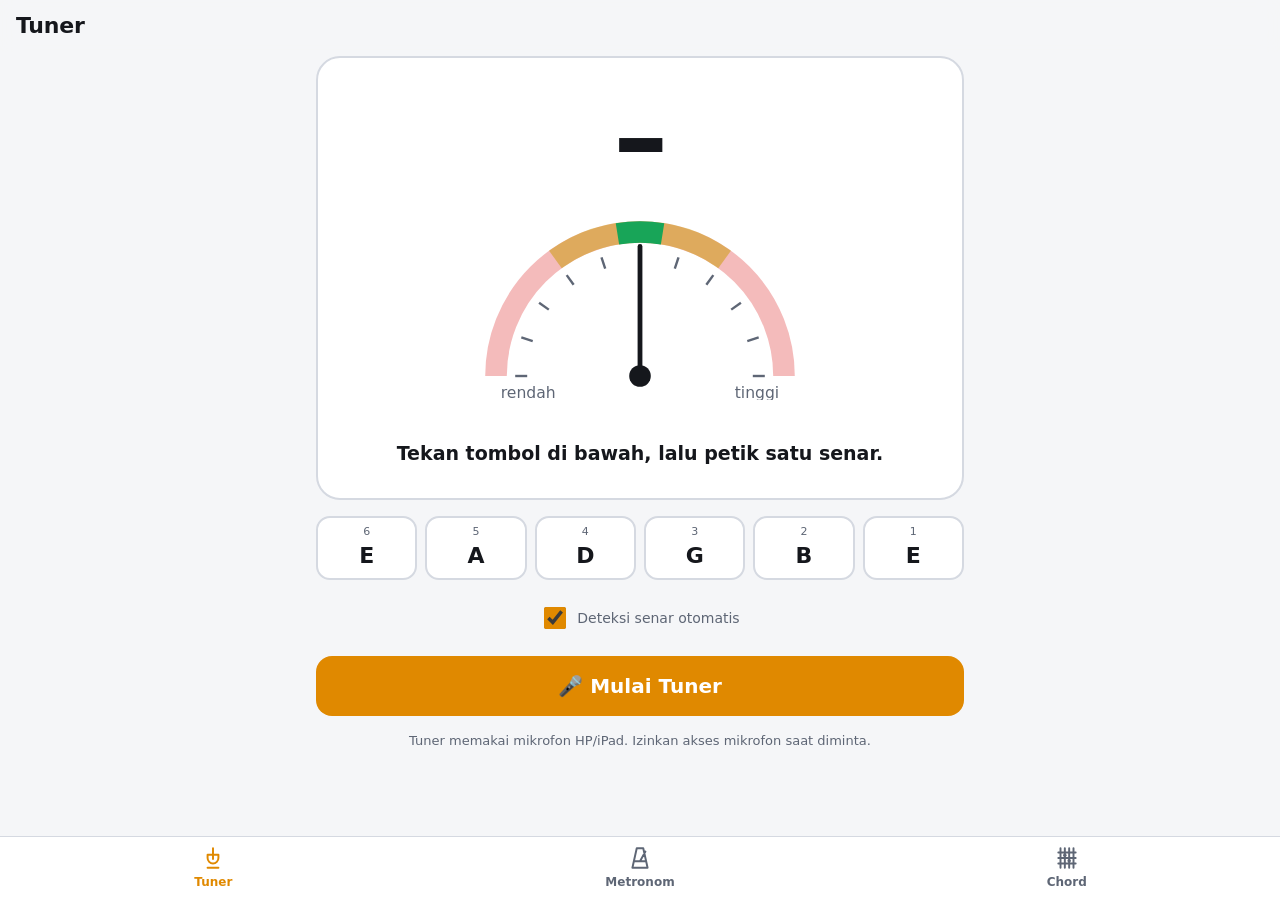
<file: index.html>
<!doctype html>
<html lang="id">
<head>
  <meta charset="utf-8">
  <meta name="viewport" content="width=device-width, initial-scale=1, viewport-fit=cover">
  <title>Belajar Gitar</title>
  <meta name="description" content="Tuner, metronom, dan kamus chord gitar.">
  <meta name="theme-color" content="#12141a">
  <meta name="apple-mobile-web-app-capable" content="yes">
  <meta name="mobile-web-app-capable" content="yes">
  <meta name="apple-mobile-web-app-status-bar-style" content="black-translucent">
  <meta name="apple-mobile-web-app-title" content="Gitar">
  <link rel="manifest" href="manifest.webmanifest">
  <link rel="icon" href="icons/icon.svg" type="image/svg+xml">
  <link rel="apple-touch-icon" href="icons/apple-touch-icon.png">
  <link rel="stylesheet" href="styles.css">
</head>
<body>
  <header class="topbar">
    <h1 id="title">Tuner</h1>
  </header>

  <main>
    <!-- TUNER -->
    <section id="view-tuner" class="view" data-title="Tuner">
      <div class="tuner-card" id="tunerCard">
        <div class="note-wrap">
          <div class="note" id="tNote">–</div>
          <div class="octave" id="tOct"></div>
        </div>
        <svg class="gauge" viewBox="0 0 300 170" aria-hidden="true">
          <g id="zones"></g>
          <g class="ticks" id="ticks"></g>
          <g id="needle" class="needle">
            <line x1="150" y1="150" x2="150" y2="42"/>
            <circle cx="150" cy="150" r="9"/>
          </g>
          <text x="34" y="168" class="glabel">rendah</text>
          <text x="266" y="168" class="glabel end">tinggi</text>
        </svg>
        <div class="cents" id="tCents">&nbsp;</div>
        <div class="hint" id="tHint">Tekan tombol di bawah, lalu petik satu senar.</div>
      </div>

      <div class="strings" id="strings"></div>
      <div class="row-center">
        <label class="switch"><input type="checkbox" id="autoString" checked> <span>Deteksi senar otomatis</span></label>
      </div>

      <button class="big-btn" id="tunerBtn">🎤 Mulai Tuner</button>
      <p class="note-small" id="tunerMsg">Tuner memakai mikrofon HP/iPad. Izinkan akses mikrofon saat diminta.</p>
    </section>

    <!-- METRONOM -->
    <section id="view-metronome" class="view" data-title="Metronom" hidden>
      <div class="metro-card">
        <div class="pulse" id="pulse">
          <div class="bpm" id="bpm">80</div>
          <div class="bpm-label">BPM <span id="tempoName"></span></div>
        </div>
        <div class="beats" id="beatDots"></div>
      </div>
      <div class="bpm-controls">
        <button class="round" data-step="-5">−5</button>
        <button class="round" data-step="-1">−1</button>
        <input type="range" id="bpmSlider" min="30" max="250" value="80" aria-label="Tempo">
        <button class="round" data-step="1">+1</button>
        <button class="round" data-step="5">+5</button>
      </div>
      <div class="chips" id="meterChips">
        <button class="chip" data-beats="2">2/4</button>
        <button class="chip" data-beats="3">3/4</button>
        <button class="chip" data-beats="4">4/4</button>
        <button class="chip" data-beats="6">6/8</button>
      </div>
      <div class="row-center gap">
        <button class="ghost-btn" id="tapBtn">👆 Tap tempo</button>
        <label class="switch"><input type="checkbox" id="accent" checked> <span>Aksen ketukan 1</span></label>
      </div>
      <button class="big-btn" id="metroBtn">▶ Mulai</button>
      <p class="note-small">iPhone: pastikan tombol silent/hening tidak aktif supaya bunyi terdengar.</p>
    </section>

    <!-- CHORD -->
    <section id="view-chords" class="view" data-title="Chord" hidden>
      <div class="starter">
        <span class="starter-label">Chord pemula:</span>
        <div class="chips scroll" id="starterChips"></div>
      </div>
      <div class="picker">
        <div class="picker-label">Nada dasar (root)</div>
        <div class="grid-roots" id="rootChips"></div>
        <div class="picker-label">Jenis</div>
        <div class="chips wrap" id="typeChips"></div>
      </div>

      <div class="chord-card">
        <div class="chord-head">
          <div>
            <div class="chord-name" id="chordName">C</div>
            <div class="chord-full" id="chordFull">C mayor</div>
          </div>
          <div class="seg" id="modeSeg">
            <button data-mode="finger" class="on">Jari</button>
            <button data-mode="note">Nada</button>
            <button data-mode="interval">Rumus</button>
          </div>
        </div>
        <div class="diagram-wrap" id="diagram"></div>
        <div class="voicing-nav">
          <button class="round" id="prevV" aria-label="Posisi sebelumnya">‹</button>
          <div class="voicing-label" id="vLabel">Posisi 1/3</div>
          <button class="round" id="nextV" aria-label="Posisi berikutnya">›</button>
        </div>
        <div class="row-center gap">
          <button class="ghost-btn" id="strumBtn">🔊 Genjreng</button>
          <button class="ghost-btn" id="arpBtn">🎵 Petik satu-satu</button>
        </div>
        <div class="legend">
          <span><i class="lg root"></i> Root (nada dasar)</span>
          <span><i class="lg x">✕</i> Jangan dibunyikan</span>
          <span><i class="lg o"></i> Senar lepas</span>
        </div>
        <dl class="info">
          <dt>Nada</dt><dd id="chordNotes"></dd>
          <dt>Rumus</dt><dd id="chordFormula"></dd>
        </dl>
        <p class="desc" id="chordDesc"></p>
        <p class="note-small">Angka jari: 1 telunjuk, 2 tengah, 3 manis, 4 kelingking. Senar paling kiri = senar 6 (paling tebal).</p>
      </div>
    </section>
  </main>

  <nav class="tabbar">
    <button data-view="tuner" class="on">
      <svg viewBox="0 0 24 24"><path d="M12 3v10M7 21h10M12 17a5 5 0 0 1-5-5V9h10v3a5 5 0 0 1-5 5z"/></svg>
      <span>Tuner</span>
    </button>
    <button data-view="metronome">
      <svg viewBox="0 0 24 24"><path d="M9 3h6l4 18H5L9 3zM12 15l5-9M7.5 15h9"/></svg>
      <span>Metronom</span>
    </button>
    <button data-view="chords">
      <svg viewBox="0 0 24 24"><path d="M6 3v18M10 3v18M14 3v18M18 3v18M4 7h16M4 12h16M4 17h16"/><circle cx="10" cy="9.5" r="1.6" class="fill"/><circle cx="14" cy="14.5" r="1.6" class="fill"/></svg>
      <span>Chord</span>
    </button>
  </nav>

  <div class="toast" id="toast" hidden></div>
  <script type="module" src="js/app.js"></script>
</body>
</html>
</file>
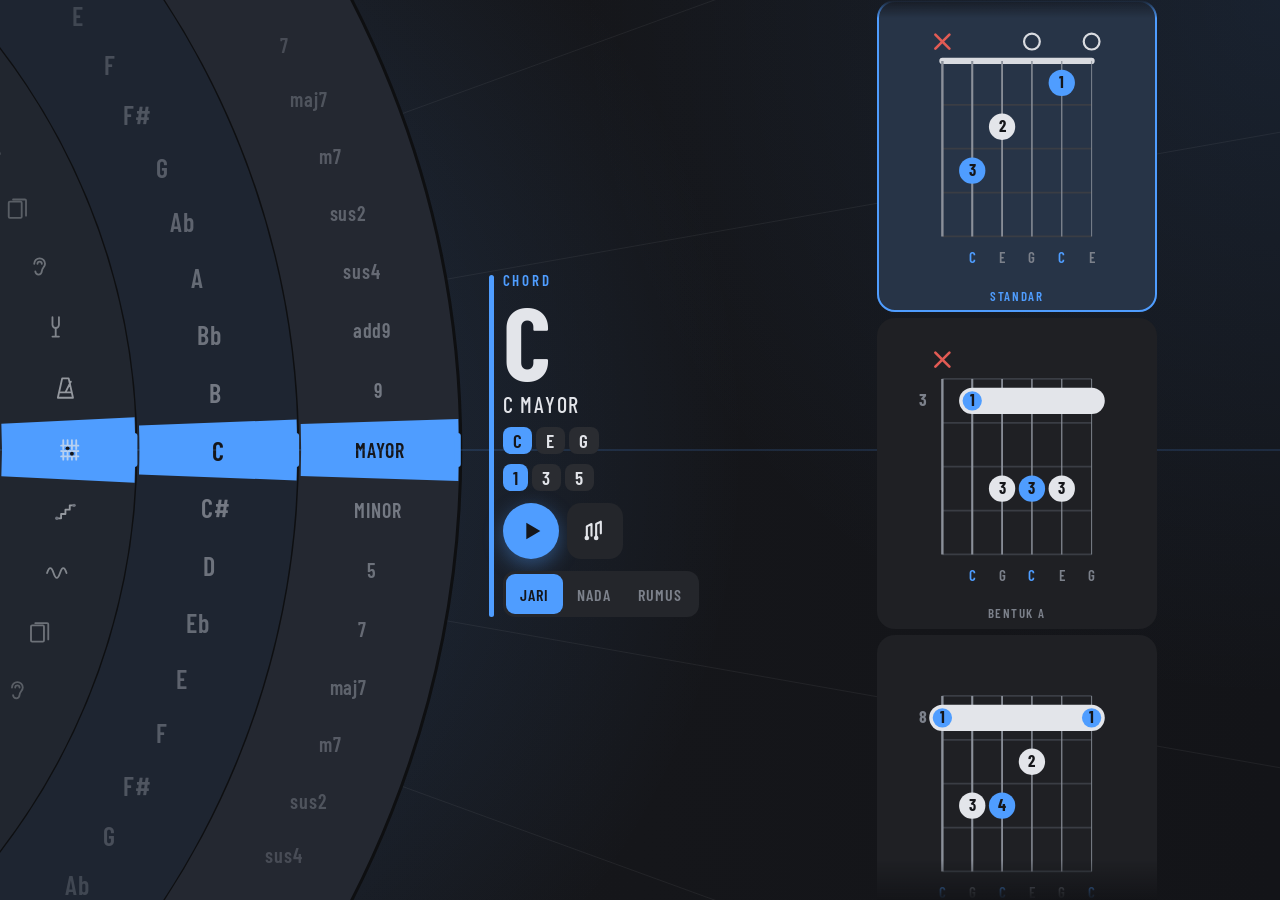
<file: v2/index.html>
<!doctype html>
<html lang="id">
<head>
  <meta charset="utf-8">
  <meta name="viewport" content="width=device-width, initial-scale=1, viewport-fit=cover, user-scalable=no">
  <title>Gitar</title>
  <meta name="theme-color" content="#151619">
  <meta name="apple-mobile-web-app-capable" content="yes">
  <meta name="mobile-web-app-capable" content="yes">
  <meta name="apple-mobile-web-app-status-bar-style" content="black-translucent">
  <meta name="apple-mobile-web-app-title" content="Gitar">
  <link rel="icon" href="../icons/icon.svg" type="image/svg+xml">
  <link rel="apple-touch-icon" href="../icons/apple-touch-icon.png">
  <link rel="stylesheet" href="style.css">
</head>
<body>
  <div class="stage" id="stage">
    <svg class="wheel" id="wheel" aria-label="Roda menu"></svg>
    <section class="side" id="side">
      <div class="info" id="info"></div>
      <div class="cards" id="cards"></div>
    </section>
  </div>
  <div class="toast" id="toast" hidden></div>
  <script type="module" src="app.js"></script>
</body>
</html>
</file>
<file: styles.css>
:root {
  --bg: #12141a;
  --surface: #1c1f27;
  --surface-2: #262a34;
  --line: #343946;
  --text: #f1f2f5;
  --muted: #9aa1b1;
  --accent: #f5a524;      /* root / aksen */
  --accent-ink: #1a1200;
  --ok: #2ecc71;
  --near: #f1c40f;
  --far: #ff5d5d;
  --dot: #e9ebf0;
  --dot-ink: #12141a;
  --tab-h: 64px;
  color-scheme: dark;
}
@media (prefers-color-scheme: light) {
  :root:not([data-theme="dark"]) {
    --bg: #f5f6f8;
    --surface: #ffffff;
    --surface-2: #eef0f4;
    --line: #d5d9e1;
    --text: #15171c;
    --muted: #5e6675;
    --accent: #e08900;
    --accent-ink: #ffffff;
    --ok: #18a558;
    --near: #c99a00;
    --far: #e03c3c;
    --dot: #1d2129;
    --dot-ink: #ffffff;
    color-scheme: light;
  }
}

* { box-sizing: border-box; -webkit-tap-highlight-color: transparent; }
html, body { margin: 0; }
body {
  background: var(--bg);
  color: var(--text);
  font: 16px/1.45 system-ui, -apple-system, "Segoe UI", Roboto, sans-serif;
  min-height: 100dvh;
  padding-bottom: calc(var(--tab-h) + env(safe-area-inset-bottom));
  -webkit-user-select: none;
  user-select: none;
}
button { font: inherit; color: inherit; cursor: pointer; touch-action: manipulation; }
[hidden] { display: none !important; }

.topbar {
  position: sticky; top: 0; z-index: 5;
  padding: calc(env(safe-area-inset-top) + 10px) 16px 10px;
  background: color-mix(in srgb, var(--bg) 88%, transparent);
  backdrop-filter: blur(10px);
  -webkit-backdrop-filter: blur(10px);
}
.topbar h1 { margin: 0; font-size: 22px; font-weight: 700; letter-spacing: -0.01em; }

main { max-width: 680px; margin: 0 auto; padding: 4px 16px 24px; }
.view { display: flex; flex-direction: column; gap: 16px; }

/* ------- Tab bar ------- */
.tabbar {
  position: fixed; left: 0; right: 0; bottom: 0; z-index: 10;
  display: flex; justify-content: space-around;
  height: calc(var(--tab-h) + env(safe-area-inset-bottom));
  padding-bottom: env(safe-area-inset-bottom);
  background: var(--surface);
  border-top: 1px solid var(--line);
}
.tabbar button {
  flex: 1; border: 0; background: none;
  display: flex; flex-direction: column; align-items: center; justify-content: center; gap: 3px;
  color: var(--muted); font-size: 12px; font-weight: 600;
}
.tabbar svg { width: 26px; height: 26px; fill: none; stroke: currentColor; stroke-width: 1.8; stroke-linecap: round; stroke-linejoin: round; }
.tabbar svg .fill { fill: currentColor; stroke: none; }
.tabbar button.on { color: var(--accent); }

/* ------- Umum ------- */
.big-btn {
  width: 100%; min-height: 60px; border: 0; border-radius: 16px;
  background: var(--accent); color: var(--accent-ink);
  font-size: 20px; font-weight: 700;
}
.big-btn.active { background: var(--surface-2); color: var(--text); border: 2px solid var(--line); }
.ghost-btn {
  min-height: 48px; padding: 0 18px; border-radius: 12px;
  background: var(--surface-2); border: 1px solid var(--line); font-weight: 600;
}
.round {
  width: 48px; height: 48px; flex: none; border-radius: 50%;
  border: 1px solid var(--line); background: var(--surface-2);
  font-size: 18px; font-weight: 700;
}
.chips { display: flex; gap: 8px; flex-wrap: wrap; }
.chips.scroll { flex-wrap: nowrap; overflow-x: auto; padding-bottom: 4px; scrollbar-width: none; }
.chips.scroll::-webkit-scrollbar { display: none; }
.chip {
  min-height: 44px; min-width: 52px; padding: 0 14px; border-radius: 999px;
  border: 1px solid var(--line); background: var(--surface); font-weight: 600; white-space: nowrap;
}
.chip.on { background: var(--accent); color: var(--accent-ink); border-color: var(--accent); }
.row-center { display: flex; justify-content: center; align-items: center; flex-wrap: wrap; }
.gap { gap: 12px; }
.note-small { margin: 0; color: var(--muted); font-size: 13px; text-align: center; }
.switch { display: inline-flex; align-items: center; gap: 8px; color: var(--muted); font-size: 14px; min-height: 44px; }
.switch input { width: 22px; height: 22px; accent-color: var(--accent); }

.toast {
  position: fixed; left: 16px; right: 16px; bottom: calc(var(--tab-h) + env(safe-area-inset-bottom) + 12px);
  max-width: 520px; margin: 0 auto; z-index: 20;
  background: var(--text); color: var(--bg); padding: 12px 16px; border-radius: 12px; font-size: 14px; text-align: center;
}

/* ------- Tuner ------- */
.tuner-card {
  background: var(--surface); border: 2px solid var(--line); border-radius: 24px;
  padding: 18px 12px 16px; text-align: center; transition: border-color .2s, background-color .2s;
}
.tuner-card.ok { border-color: var(--ok); background: color-mix(in srgb, var(--ok) 14%, var(--surface)); }
.tuner-card.near { border-color: var(--near); }
.tuner-card.far { border-color: var(--far); }
.note-wrap { display: flex; justify-content: center; align-items: flex-end; gap: 2px; height: 96px; }
.note { font-size: 88px; font-weight: 800; line-height: 1; letter-spacing: -0.03em; }
.octave { font-size: 24px; color: var(--muted); font-weight: 700; padding-bottom: 8px; }
.tuner-card.ok .note { color: var(--ok); }
.tuner-card.near .note { color: var(--near); }
.tuner-card.far .note { color: var(--far); }
.tuner-card.idle .note, .tuner-card.idle .needle { opacity: .35; }
.gauge { width: 100%; max-width: 360px; display: block; margin: 4px auto 0; }
.gauge-zone { fill: none; stroke-width: 18; }
.gauge-zone.far { stroke: color-mix(in srgb, var(--far) 35%, transparent); }
.gauge-zone.near { stroke: color-mix(in srgb, var(--near) 50%, transparent); }
.gauge-zone.ok { stroke: var(--ok); }
.ticks line { stroke: var(--muted); stroke-width: 2; }
.ticks line.zero { stroke: var(--text); stroke-width: 3; }
.needle { transform-origin: 150px 150px; transition: transform .12s linear; }
.needle line { stroke: var(--text); stroke-width: 4; stroke-linecap: round; }
.needle circle { fill: var(--text); }
.glabel { fill: var(--muted); font-size: 13px; }
.glabel.end { text-anchor: end; }
.cents { color: var(--muted); font-variant-numeric: tabular-nums; font-size: 14px; min-height: 20px; }
.hint { font-size: 19px; font-weight: 700; margin-top: 6px; min-height: 56px; display: flex; align-items: center; justify-content: center; padding: 0 8px; }

.strings { display: grid; grid-template-columns: repeat(6, 1fr); gap: 8px; }
.string-btn {
  min-height: 64px; border-radius: 14px; border: 2px solid var(--line); background: var(--surface);
  display: flex; flex-direction: column; align-items: center; justify-content: center; gap: 0;
}
.string-btn .snum { font-size: 11px; color: var(--muted); }
.string-btn .sname { font-size: 22px; font-weight: 800; }
.string-btn.on { border-color: var(--accent); }
.string-btn.locked { background: var(--accent); color: var(--accent-ink); border-color: var(--accent); }
.string-btn.locked .snum { color: inherit; }

/* ------- Metronom ------- */
.metro-card { background: var(--surface); border: 1px solid var(--line); border-radius: 24px; padding: 24px 16px; display: flex; flex-direction: column; align-items: center; gap: 20px; }
.pulse {
  width: 200px; height: 200px; border-radius: 50%;
  display: flex; flex-direction: column; align-items: center; justify-content: center;
  background: var(--surface-2); border: 4px solid var(--line);
}
.pulse.hit { animation: hit .18s ease-out; }
.pulse.hit1 { animation: hit1 .22s ease-out; }
@keyframes hit { from { border-color: var(--text); transform: scale(1.04); } to { border-color: var(--line); transform: scale(1); } }
@keyframes hit1 { from { border-color: var(--accent); background: color-mix(in srgb, var(--accent) 30%, var(--surface-2)); transform: scale(1.07); } to { border-color: var(--line); transform: scale(1); } }
.bpm { font-size: 72px; font-weight: 800; line-height: 1; font-variant-numeric: tabular-nums; }
.bpm-label { color: var(--muted); font-size: 14px; font-weight: 600; }
.beats { display: flex; gap: 10px; flex-wrap: wrap; justify-content: center; }
.beat {
  width: 44px; height: 44px; border-radius: 50%; display: grid; place-items: center;
  background: var(--surface-2); border: 2px solid var(--line); color: var(--muted); font-weight: 700;
}
.beat.first { border-color: color-mix(in srgb, var(--accent) 60%, var(--line)); }
.beat.on { background: var(--text); color: var(--bg); border-color: var(--text); }
.beat.first.on { background: var(--accent); color: var(--accent-ink); border-color: var(--accent); }
.bpm-controls { display: flex; align-items: center; gap: 8px; }
.bpm-controls input[type=range] { flex: 1; min-width: 0; accent-color: var(--accent); height: 44px; }
#meterChips { justify-content: center; }

/* ------- Chord ------- */
.starter { display: flex; flex-direction: column; gap: 6px; }
.starter-label, .picker-label { font-size: 13px; color: var(--muted); font-weight: 600; }
.picker { display: flex; flex-direction: column; gap: 8px; }
.grid-roots { display: grid; grid-template-columns: repeat(6, 1fr); gap: 6px; }
.grid-roots .chip { min-width: 0; padding: 0; }
.chord-card { background: var(--surface); border: 1px solid var(--line); border-radius: 24px; padding: 18px 16px; display: flex; flex-direction: column; gap: 14px; }
.chord-head { display: flex; justify-content: space-between; align-items: flex-start; gap: 12px; flex-wrap: wrap; }
.chord-name { font-size: 44px; font-weight: 800; line-height: 1; letter-spacing: -0.02em; }
.chord-full { color: var(--muted); font-size: 14px; margin-top: 4px; }
.seg { display: inline-flex; background: var(--surface-2); border-radius: 12px; padding: 3px; border: 1px solid var(--line); }
.seg button { border: 0; background: none; min-height: 40px; padding: 0 12px; border-radius: 9px; font-size: 14px; font-weight: 600; color: var(--muted); }
.seg button.on { background: var(--surface); color: var(--text); box-shadow: 0 1px 3px rgba(0,0,0,.25); }
.diagram-wrap { display: flex; justify-content: center; touch-action: pan-y; }
.diagram { width: 100%; max-width: 300px; height: auto; }
.diagram .fret { stroke: var(--line); stroke-width: 2; }
.diagram .nut { stroke: var(--text); stroke-width: 7; stroke-linecap: round; }
.diagram .string { stroke: var(--muted); }
.diagram .fretno { fill: var(--muted); font-size: 18px; font-weight: 700; text-anchor: middle; }
.diagram .mute line { stroke: var(--far); stroke-width: 3; stroke-linecap: round; }
.diagram .open { fill: none; stroke: var(--text); stroke-width: 2.5; }
.diagram .open.root { stroke: var(--accent); stroke-width: 3.5; }
.diagram .dot { fill: var(--dot); }
.diagram .dot.root { fill: var(--accent); }
.diagram .barre { fill: var(--dot); }
.diagram .dotlabel { fill: var(--dot-ink); font-size: 17px; font-weight: 800; text-anchor: middle; }
.diagram .dotlabel.small { font-size: 13px; }
.diagram .bottom { fill: var(--muted); font-size: 15px; font-weight: 700; text-anchor: middle; }
.diagram .bottom.root { fill: var(--accent); }
.voicing-nav { display: flex; align-items: center; justify-content: center; gap: 16px; }
.voicing-label { text-align: center; font-weight: 700; min-width: 140px; }
.voicing-label small { display: block; color: var(--muted); font-weight: 500; font-size: 13px; }
.legend { display: flex; flex-wrap: wrap; gap: 6px 16px; justify-content: center; color: var(--muted); font-size: 13px; }
.legend span { display: inline-flex; align-items: center; gap: 6px; }
.lg { display: inline-grid; place-items: center; width: 16px; height: 16px; border-radius: 50%; font-style: normal; font-size: 12px; }
.lg.root { background: var(--accent); }
.lg.x { color: var(--far); font-weight: 800; }
.lg.o { border: 2px solid var(--text); }
.info { display: grid; grid-template-columns: auto 1fr; gap: 6px 14px; margin: 0; }
.info dt { color: var(--muted); font-size: 14px; }
.info dd { margin: 0; display: flex; gap: 6px; flex-wrap: wrap; }
.tone { padding: 2px 10px; border-radius: 8px; background: var(--surface-2); font-weight: 700; }
.tone.root { background: var(--accent); color: var(--accent-ink); }
.desc { margin: 0; }

@media (min-width: 700px) {
  .note { font-size: 110px; }
  .note-wrap { height: 116px; }
  .diagram { max-width: 340px; }
}
</file>
<file: v2/style.css>
@property --accent { syntax: '<color>'; inherits: true; initial-value: #4f9dff; }
@font-face { font-family: 'Barlow Condensed'; font-weight: 500; font-display: swap; src: url(../fonts/barlow-condensed-500.woff2) format('woff2'); }
@font-face { font-family: 'Barlow Condensed'; font-weight: 600; font-display: swap; src: url(../fonts/barlow-condensed-600.woff2) format('woff2'); }
@font-face { font-family: 'Barlow Condensed'; font-weight: 700; font-display: swap; src: url(../fonts/barlow-condensed-700.woff2) format('woff2'); }

:root {
  --bg: #151619;
  --bg-2: #1c1d21;
  --band-1: #202125;
  --band-2: #1a1b1e;
  --band-3: #222327;
  --edge: #2d2f34;
  --line: rgba(255, 255, 255, 0.06);
  --text: #e3e5ea;
  --muted: #7c818b;
  --dim: #4a4e56;
  --accent: #4f9dff;
  --accent-soft: color-mix(in srgb, var(--accent) 18%, transparent);
  --ink: #15161a;
  --ok: #35c46b;
  --warn: #e8b13a;
  --bad: #e25b54;
  --font: 'Barlow Condensed', 'Arial Narrow', system-ui, sans-serif;
  color-scheme: dark;
}

* { box-sizing: border-box; -webkit-tap-highlight-color: transparent; }
html, body { margin: 0; height: 100%; overflow: hidden; }
body {
  background: var(--bg);
  color: var(--text);
  font-family: var(--font);
  font-weight: 500;
  -webkit-user-select: none; user-select: none;
  overscroll-behavior: none;
}
button { font: inherit; color: inherit; cursor: pointer; touch-action: manipulation; border: 0; background: none; padding: 0; }
[hidden] { display: none !important; }

.stage {
  position: fixed; inset: 0;
  background:
    radial-gradient(ellipse 70% 90% at 0% 50%, #1f2024 0%, transparent 70%),
    linear-gradient(90deg, #17181b, #131417);
}

/* ---------- Roda ---------- */
.wheel { position: absolute; inset: 0; width: 100%; height: 100%; touch-action: none; }
.hub { fill: #111214; }
.hub-ring { fill: none; stroke: #1d1e22; stroke-width: 2; }
.spokes line { stroke: var(--line); stroke-width: 1; }
.ring-band { fill: var(--band-1); }
.ring:nth-child(2) .ring-band { fill: var(--band-2); }
.ring:nth-child(3) .ring-band { fill: var(--band-3); }
.ring-edge { fill: none; stroke: #0e0f11; stroke-width: 3; }
.ring-sector { fill: transparent; transition: fill .15s; }
.ring-item.on .ring-sector { fill: var(--accent-soft); }
.ring-label { fill: var(--muted); font-family: var(--font); font-weight: 600; text-anchor: middle; dominant-baseline: central; letter-spacing: .04em; }
.ring-item.on .ring-label { fill: #fff; }
.ring-item.disabled .ring-label, .ring-item.disabled .icon { opacity: .45; }
.icon { fill: none; stroke: var(--muted); stroke-width: 1.7; stroke-linecap: round; stroke-linejoin: round; }
.icon .fill { fill: var(--muted); stroke: none; }
.ring-item.on .icon { stroke: var(--accent); }
.ring-item.on .icon .fill { fill: var(--accent); }
.axis-line { stroke: color-mix(in srgb, var(--accent) 30%, transparent); stroke-width: 1; }
.axis-mark { stroke: var(--accent); stroke-width: 4; stroke-linecap: round; }

/* skala tuner & metronom */
.tick { stroke: var(--dim); stroke-width: 1.5; }
.tick.major { stroke: var(--muted); stroke-width: 2.5; }
.tick-label { fill: var(--muted); font-family: var(--font); font-weight: 600; font-size: 12px; text-anchor: middle; dominant-baseline: central; }
.ring-item.on .tick { stroke: #fff; }
.ring-item.on .tick-label { fill: #fff; }
.ring-cents.ok .ring-item.on .tick, .ring-cents.ok .axis-mark { stroke: var(--ok); }
.zero-tick { stroke: var(--ok); stroke-width: 4; stroke-linecap: round; }

/* ---------- Panel kanan ---------- */
.side {
  position: absolute;
  top: 0; bottom: 0; right: 0;
  display: flex; flex-direction: column;
  padding: calc(env(safe-area-inset-top) + 14px) calc(env(safe-area-inset-right) + 12px) 0 0;
  pointer-events: none;
}
.side > * { pointer-events: auto; }
.info { flex: none; padding: 0 4px 12px 14px; border-left: 3px solid var(--accent); margin-bottom: 4px; }
.cards {
  flex: 1; overflow-y: auto; -webkit-overflow-scrolling: touch;
  scroll-snap-type: y mandatory;
  display: flex; flex-direction: column; gap: 6px;
  padding: 6px 0 calc(env(safe-area-inset-bottom) + 24px);
  mask-image: linear-gradient(to bottom, transparent 0, #000 18px, #000 calc(100% - 40px), transparent 100%);
  -webkit-mask-image: linear-gradient(to bottom, transparent 0, #000 18px, #000 calc(100% - 40px), transparent 100%);
  scrollbar-width: none;
}
.cards::-webkit-scrollbar { display: none; }

.wide .side { flex-direction: row; gap: 28px; padding-top: 0; }
.wide .info { align-self: center; flex: 1; max-width: 360px; margin: 0; }
.wide .cards { flex: none; width: 280px; height: 100%; padding-top: calc(env(safe-area-inset-top) + 20px); }

.kicker { font-size: 13px; letter-spacing: .18em; text-transform: uppercase; color: var(--muted); font-weight: 600; }
.title { font-size: 56px; font-weight: 700; line-height: .95; letter-spacing: -0.01em; margin: 2px 0 2px; }
.sub { font-size: 16px; text-transform: uppercase; letter-spacing: .08em; color: var(--text); }
.meta { display: flex; flex-wrap: wrap; gap: 4px; margin-top: 10px; }
.tag { background: var(--accent); color: #fff; font-size: 14px; font-weight: 600; padding: 1px 7px; letter-spacing: .03em; }
.tag.ghost { background: #2a2c31; color: var(--text); }
.row { display: flex; gap: 8px; align-items: center; flex-wrap: wrap; margin-top: 12px; }
.icon-btn {
  width: 44px; height: 44px; display: grid; place-items: center;
  background: #24262b; color: var(--text);
}
.icon-btn svg { width: 22px; height: 22px; fill: none; stroke: currentColor; stroke-width: 1.8; stroke-linecap: round; stroke-linejoin: round; }
.icon-btn .fill { fill: currentColor; stroke: none; }
.icon-btn.primary { background: var(--accent); color: #fff; }
.icon-btn.big { width: 56px; height: 56px; }
.icon-btn.big svg { width: 28px; height: 28px; }
.seg { display: inline-flex; background: #24262b; }
.seg button { height: 32px; padding: 0 10px; font-size: 14px; font-weight: 600; text-transform: uppercase; letter-spacing: .06em; color: var(--muted); }
.seg button.on { background: #34373e; color: #fff; }
.hint { font-size: 18px; font-weight: 600; margin-top: 8px; min-height: 44px; }
.small { font-size: 13px; color: var(--muted); letter-spacing: .02em; }

/* kartu */
.card {
  flex: none; scroll-snap-align: start;
  background: #1f2024; position: relative; overflow: hidden;
  display: flex; flex-direction: column; align-items: center;
  padding: 10px 8px 8px; text-align: center;
}
.card::before { content: ''; position: absolute; left: 0; top: 0; bottom: 0; width: 3px; background: transparent; }
.card.on::before { background: var(--accent); }
.card.on { background: #24262b; }
.card-label { font-size: 13px; text-transform: uppercase; letter-spacing: .12em; color: var(--muted); font-weight: 600; margin-top: 2px; }
.card.on .card-label { color: var(--accent); }

/* diagram chord */
.diagram { width: 100%; max-width: 190px; height: auto; display: block; }
.diagram .fret { stroke: #3a3d44; stroke-width: 2; }
.diagram .nut { stroke: #d9dbe0; stroke-width: 7; stroke-linecap: round; }
.diagram .string { stroke: #8b909a; }
.diagram .fretno { fill: var(--muted); font-size: 20px; font-weight: 700; text-anchor: middle; font-family: var(--font); }
.diagram .mute line { stroke: var(--bad); stroke-width: 3; stroke-linecap: round; }
.diagram .open { fill: none; stroke: #d9dbe0; stroke-width: 2.5; }
.diagram .open.root { stroke: var(--accent); stroke-width: 3.5; }
.diagram .dot { fill: #e3e5ea; }
.diagram .dot.root { fill: var(--accent); }
.diagram .barre { fill: #e3e5ea; }
.diagram .dotlabel { fill: #15161a; font-size: 19px; font-weight: 700; text-anchor: middle; font-family: var(--font); }
.diagram .dot.root + .dotlabel { fill: #fff; }
.diagram .dotlabel.small { font-size: 15px; }
.diagram .bottom { fill: var(--muted); font-size: 17px; font-weight: 600; text-anchor: middle; font-family: var(--font); }
.diagram .bottom.root { fill: var(--accent); }

/* tuner */
.note-big { font-size: 96px; font-weight: 700; line-height: .9; }
.note-big sub { font-size: 28px; color: var(--muted); vertical-align: baseline; margin-left: 2px; }
.tuner.ok .note-big { color: var(--ok); }
.tuner.near .note-big { color: var(--warn); }
.tuner.far .note-big { color: var(--bad); }
.tuner.idle .note-big { color: var(--dim); }
.str-card { flex-direction: row; justify-content: space-between; padding: 12px 14px; }
.str-card .n { font-size: 34px; font-weight: 700; line-height: 1; }
.str-card .s { font-size: 13px; color: var(--muted); text-transform: uppercase; letter-spacing: .12em; text-align: left; }
.str-card.hit .n { color: var(--ok); }
.str-card.locked { background: var(--accent); }
.str-card.locked .s, .str-card.locked .n { color: #fff; }

/* metronom */
.bpm-big { font-size: 104px; font-weight: 700; line-height: .85; font-variant-numeric: tabular-nums; }
.beat-card { min-height: 64px; flex-direction: row; justify-content: space-between; align-items: center; padding: 0 16px; transition: background .08s; }
.beat-card .n { font-size: 38px; font-weight: 700; color: var(--dim); }
.beat-card .s { font-size: 13px; color: var(--muted); text-transform: uppercase; letter-spacing: .14em; }
.beat-card.flash { background: #e3e5ea; }
.beat-card.flash .n, .beat-card.flash .s { color: #15161a; }
.beat-card.first.flash { background: var(--accent); }
.beat-card.first.flash .n, .beat-card.first.flash .s { color: #fff; }
.check { display: inline-flex; gap: 6px; align-items: center; font-size: 15px; color: var(--muted); text-transform: uppercase; letter-spacing: .06em; min-height: 40px; }
.check input { accent-color: var(--accent); width: 18px; height: 18px; }

.soon { font-size: 18px; color: var(--muted); max-width: 300px; line-height: 1.3; margin-top: 8px; }

.toast {
  position: fixed; left: 50%; bottom: calc(env(safe-area-inset-bottom) + 20px); transform: translateX(-50%);
  background: #e3e5ea; color: #15161a; padding: 10px 16px; font-size: 16px; font-weight: 600; z-index: 9; max-width: 90vw; text-align: center;
}

/* HP sempit: kecilkan tipografi panel */
.narrow .title { font-size: 46px; }
.narrow .note-big { font-size: 76px; }
.narrow .bpm-big { font-size: 80px; }
.narrow .info { padding-left: 10px; }
.narrow .seg button { padding: 0 7px; font-size: 13px; }
.narrow .icon-btn { width: 40px; height: 40px; }
.narrow .hint { font-size: 16px; }

/* iPad / layar lebar: tipografi lebih besar */
.wide .kicker { font-size: 15px; }
.wide .title { font-size: 104px; }
.wide .sub { font-size: 22px; }
.wide .tag { font-size: 19px; padding: 2px 10px; }
.wide .seg button { height: 40px; font-size: 16px; padding: 0 14px; }
.wide .note-big { font-size: 150px; }
.wide .bpm-big { font-size: 160px; }
.wide .hint { font-size: 22px; }
.wide .diagram { max-width: 230px; }
.wide .beat-card { min-height: 110px; }
.wide .beat-card .n { font-size: 56px; }
.wide .str-card { padding: 18px 16px; }
.narrow .pm { display: none; }

/* indikator suara masuk ke mic */
.level { height: 4px; background: #2a2c31; margin-top: 4px; max-width: 220px; }
.level i { display: block; height: 100%; width: 0; background: var(--accent); transition: width .08s linear; }
.diag { font-size: 11px; color: var(--dim); margin-top: 6px; letter-spacing: .02em; font-family: ui-monospace, Menlo, monospace; }

/* ---------- Komponen menu tambahan ---------- */
.chip { height: 36px; padding: 0 12px; background: #24262b; font-size: 16px; font-weight: 600; letter-spacing: .03em; color: var(--text); }
.chip.on { background: var(--accent); color: #fff; }
.chip-row { display: flex; flex-wrap: wrap; gap: 4px; margin-top: 10px; }
.title small { font-size: .35em; color: var(--muted); font-weight: 600; letter-spacing: .06em; text-transform: uppercase; }
.stepper span { min-width: 74px; text-align: center; font-size: 17px; font-weight: 600; letter-spacing: .04em; }

.fam { display: grid; grid-template-columns: repeat(7, 1fr); gap: 2px; margin-top: 12px; max-width: 360px; }
.fam-item { background: #1f2024; display: flex; flex-direction: column; align-items: center; padding: 5px 0; }
.fam-item .r { font-size: 12px; color: var(--muted); letter-spacing: .04em; }
.fam-item .c { font-size: 17px; font-weight: 700; }
.fam-item.used { background: var(--accent-soft); box-shadow: inset 0 -2px 0 var(--accent); }
.fam-item.used .r { color: var(--accent); }
.narrow .fam-item .c { font-size: 14px; }
.narrow .fam-item .r { font-size: 10px; }

.card-head { display: flex; align-items: baseline; justify-content: center; gap: 8px; margin-bottom: 2px; }
.card-head .roman { font-size: 15px; color: var(--accent); font-weight: 700; letter-spacing: .04em; }
.card-head .name { font-size: 26px; font-weight: 700; }

.strum-card { flex-direction: row; justify-content: space-between; align-items: center; min-height: 54px; padding: 0 16px; transition: background .06s; }
.strum-card .cnt { font-size: 15px; color: var(--muted); font-weight: 600; width: 20px; text-align: left; }
.strum-card.on-beat .cnt { color: var(--text); font-size: 20px; }
.strum-card .arrow { font-size: 34px; font-weight: 700; line-height: 1; }
.strum-card .arrow.u { color: var(--accent); }
.strum-card .arrow.x { color: var(--dim); }
.strum-card.flash { background: #e3e5ea; }
.strum-card.flash .cnt, .strum-card.flash .arrow.d, .strum-card.flash .arrow.x { color: #15161a; }
.wide .strum-card { min-height: 80px; }
.wide .strum-card .arrow { font-size: 46px; }
.hand { width: 14px; height: 56px; background: #24262b; position: relative; margin-left: 8px; }
.hand i { position: absolute; left: 0; right: 0; height: 18px; top: 0; background: var(--accent); transition: top .12s ease-out; }
.hand.down i { top: 38px; }

.tap-big { height: 56px; padding: 0 20px; background: #e3e5ea; color: #15161a; font-size: 20px; font-weight: 700; letter-spacing: .08em; }
.tap-big:disabled { background: #24262b; color: var(--dim); }
.timebar { height: 4px; background: #2a2c31; margin-top: 12px; max-width: 300px; }
.timebar i { display: block; height: 100%; width: 100%; background: var(--accent); }
.drill-card.on { box-shadow: inset 0 0 0 2px var(--accent); }

.grade { height: 48px; padding: 0 16px; font-size: 18px; font-weight: 700; letter-spacing: .05em; color: #fff; }
.grade.bad { background: var(--bad); }
.grade.mid { background: #5a5e68; }
.grade.good { background: var(--ok); }
.flash-card { min-height: 260px; justify-content: center; }
.flash-q { font-size: 120px; font-weight: 700; color: var(--dim); line-height: 1; padding: 30px 0; }

.ear-card { flex-direction: row; justify-content: flex-start; gap: 16px; min-height: 96px; padding: 0 18px; transition: background .15s; }
.ear-card .sym { font-size: 40px; font-weight: 700; width: 44px; color: var(--accent); }
.ear-card .lab { font-size: 22px; font-weight: 600; text-transform: uppercase; letter-spacing: .06em; text-align: left; }
.ear-card.right { background: var(--ok); }
.ear-card.wrong { background: var(--bad); }
.ear-card.right .sym, .ear-card.wrong .sym { color: #fff; }
.narrow .ear-card .lab { font-size: 17px; }
.pitch-viz { position: relative; height: 90px; max-width: 160px; margin-top: 12px; border-left: 2px solid #2a2c31; border-bottom: 2px solid #2a2c31; }
.pitch-viz:empty { visibility: hidden; }
.pitch-viz span { position: absolute; width: 44px; height: 20px; background: #e3e5ea; color: #15161a; font-weight: 700; display: grid; place-items: center; transform: translateY(50%); left: 12px; }
.pitch-viz span.b { left: 80px; background: var(--accent); color: #fff; }
.pitch-viz em { position: absolute; bottom: 8px; left: 10px; font-style: normal; font-size: 22px; font-weight: 700; }

.title-q { font-size: 44px; line-height: 1; }
.wide .title-q { font-size: 72px; }
.narrow .title-q { font-size: 34px; }
.narrow .strum-card { min-height: 46px; }

/* petikan: 6 garis senar per langkah */
.pick-card { flex-direction: row; align-items: center; gap: 12px; min-height: 64px; padding: 6px 14px; }
.pick-card .cnt { font-size: 15px; color: var(--muted); font-weight: 600; width: 18px; text-align: left; }
.pick-card.on-beat .cnt { color: var(--text); font-size: 20px; }
.strings6 { flex: 1; display: flex; flex-direction: column; gap: 6px; }
.strings6 .str { display: block; height: 2px; background: #4a4e56; position: relative; }
.strings6 .str:nth-child(1) { height: 3px; } .strings6 .str:nth-child(2) { height: 2.6px; }
.strings6 .str.muted { background: repeating-linear-gradient(90deg, #4a4e56 0 4px, transparent 4px 8px); }
.strings6 .str b { position: absolute; left: 50%; top: 50%; width: 14px; height: 14px; margin: -7px 0 0 -7px; border-radius: 50%; background: #e3e5ea; }
.strings6 .str b.bass { background: var(--accent); }
.pick-card .who { font-size: 13px; color: var(--muted); width: 34px; text-align: right; font-weight: 600; letter-spacing: .04em; }
.pick-card.flash { background: #e3e5ea; }
.pick-card.flash .strings6 .str { background: #9aa0aa; }
.pick-card.flash .strings6 .str b { background: #15161a; }
.pick-card.flash .strings6 .str b.bass { background: var(--accent); }
.pick-card.flash .cnt, .pick-card.flash .who { color: #15161a; }
.wide .pick-card { min-height: 92px; }
.wide .strings6 { gap: 9px; }
.pm-n { display: none; }
.narrow .pm-n { display: grid; }
.narrow .hand { display: none; }


/* ================= Tema "fun": warna per menu, sudut bulat, gerak memantul ================= */
:root { transition: --accent .45s ease; }
.stage {
  background:
    radial-gradient(circle at 0% 50%, color-mix(in srgb, var(--accent) 22%, transparent) 0%, transparent 55%),
    radial-gradient(circle at 100% 0%, color-mix(in srgb, var(--accent) 10%, transparent) 0%, transparent 45%),
    linear-gradient(90deg, #17181c, #131418);
}
.ring-band { fill: color-mix(in srgb, var(--accent) 5%, #1f2024); }
.ring:nth-child(2) .ring-band { fill: color-mix(in srgb, var(--accent) 8%, #1a1b1f); }
.ring:nth-child(3) .ring-band { fill: color-mix(in srgb, var(--accent) 4%, #222328); }
.ring:nth-child(4) .ring-band { fill: color-mix(in srgb, var(--accent) 9%, #1c1d21); }
.ring-item.on .ring-sector { fill: var(--accent); }
.ring-item.on .ring-label { fill: var(--ink); }
.ring-item.on .icon { stroke: var(--ink); }
.ring-item.on .icon .fill { fill: var(--ink); }
.ring-item.on .tick { stroke: var(--accent); }
.ring-item.on .tick-label { fill: var(--accent); }
.axis-mark { stroke: var(--accent); stroke-width: 6; }
.ring-menu .ring-item .icon { stroke: color-mix(in srgb, var(--text) 70%, transparent); }

.info { border-left: 0; position: relative; }
.info::before { content: ''; position: absolute; left: 0; top: 4px; bottom: 12px; width: 5px; border-radius: 3px; background: var(--accent); }
.kicker { color: var(--accent); }

.card { border-radius: 18px; transition: transform .15s cubic-bezier(.3,1.6,.5,1), background .1s; }
.card.on::before { display: none; }
.card.on { background: color-mix(in srgb, var(--accent) 16%, #1f2024); box-shadow: inset 0 0 0 2px var(--accent); }
.card.on .card-label { color: var(--accent); }
.card:active { transform: scale(.97); }
.icon-btn { border-radius: 14px; }
.icon-btn.primary { background: var(--accent); color: var(--ink); border-radius: 50%; box-shadow: 0 6px 20px color-mix(in srgb, var(--accent) 40%, transparent); }
.icon-btn:active, .chip:active, .tap-big:active, .grade:active { transform: scale(.94); }
.chip { border-radius: 999px; transition: transform .1s; }
.chip.on { background: var(--accent); color: var(--ink); }
.tag { border-radius: 8px; background: var(--accent); color: var(--ink); }
.tag.ghost { background: #2a2c31; color: var(--text); }
.seg { border-radius: 12px; padding: 3px; }
.seg button { border-radius: 9px; }
.seg button.on { background: var(--accent); color: var(--ink); }
.tap-big { border-radius: 16px; }
.tap-big:not(:disabled) { background: var(--accent); color: var(--ink); }
.grade { border-radius: 14px; }
.fam-item { border-radius: 10px; }
.timebar, .level { border-radius: 4px; overflow: hidden; }
.hand { border-radius: 7px; overflow: hidden; }
.hand i { border-radius: 7px; }
.toast { border-radius: 14px; background: var(--accent); color: var(--ink); }
.check input { accent-color: var(--accent); }

/* titik root di diagram mengikuti warna menu */
.diagram .dot.root + .dotlabel { fill: var(--ink); }

/* ketukan "melompat" */
@keyframes pop { 0% { transform: scale(1.06); } 60% { transform: scale(.98); } 100% { transform: scale(1); } }
.beat-card.flash, .step-card.flash { animation: pop .22s ease-out; }
.beat-card.flash, .strum-card.flash, .pick-card.flash { background: var(--accent); }
.beat-card.flash .n, .beat-card.flash .s, .strum-card.flash .cnt, .strum-card.flash .arrow,
.pick-card.flash .cnt, .pick-card.flash .who { color: var(--ink) !important; }
.pick-card.flash .strings6 .str { background: color-mix(in srgb, var(--ink) 45%, transparent); }
.pick-card.flash .strings6 .str b, .pick-card.flash .strings6 .str b.bass { background: var(--ink); }
.beat-card.first.flash { background: #fff; }
.strum-card .arrow.u, .ear-card .sym, .card-head .roman { color: var(--accent); }
.strings6 .str b.bass { background: var(--accent); }
.str-card.locked { background: var(--accent); }
.str-card.locked .s, .str-card.locked .n { color: var(--ink); }
.fam-item.used { background: color-mix(in srgb, var(--accent) 22%, #1f2024); box-shadow: none; }
.fam-item.used .r { color: var(--accent); }
.pitch-viz span.b { background: var(--accent); color: var(--ink); }
.pitch-viz { border-radius: 0 0 0 8px; }
.pitch-viz span { border-radius: 6px; }
</file>
